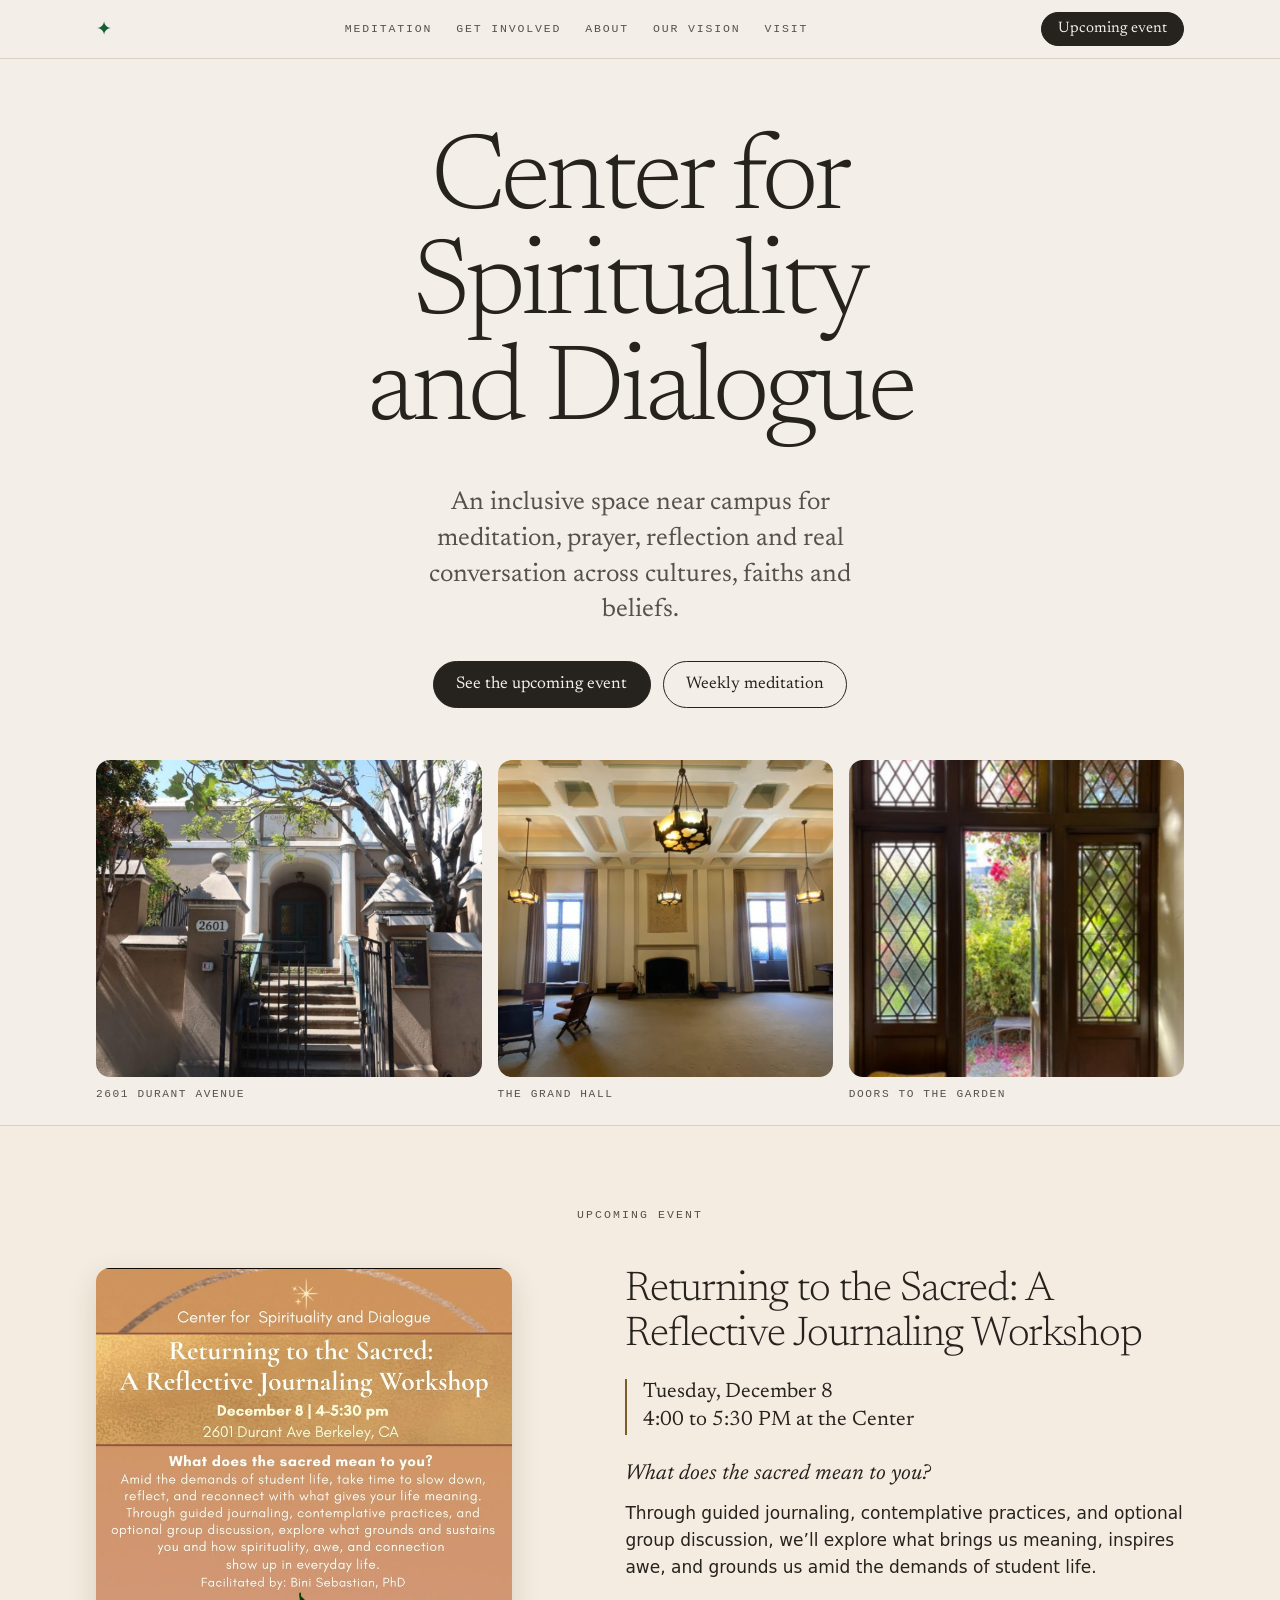
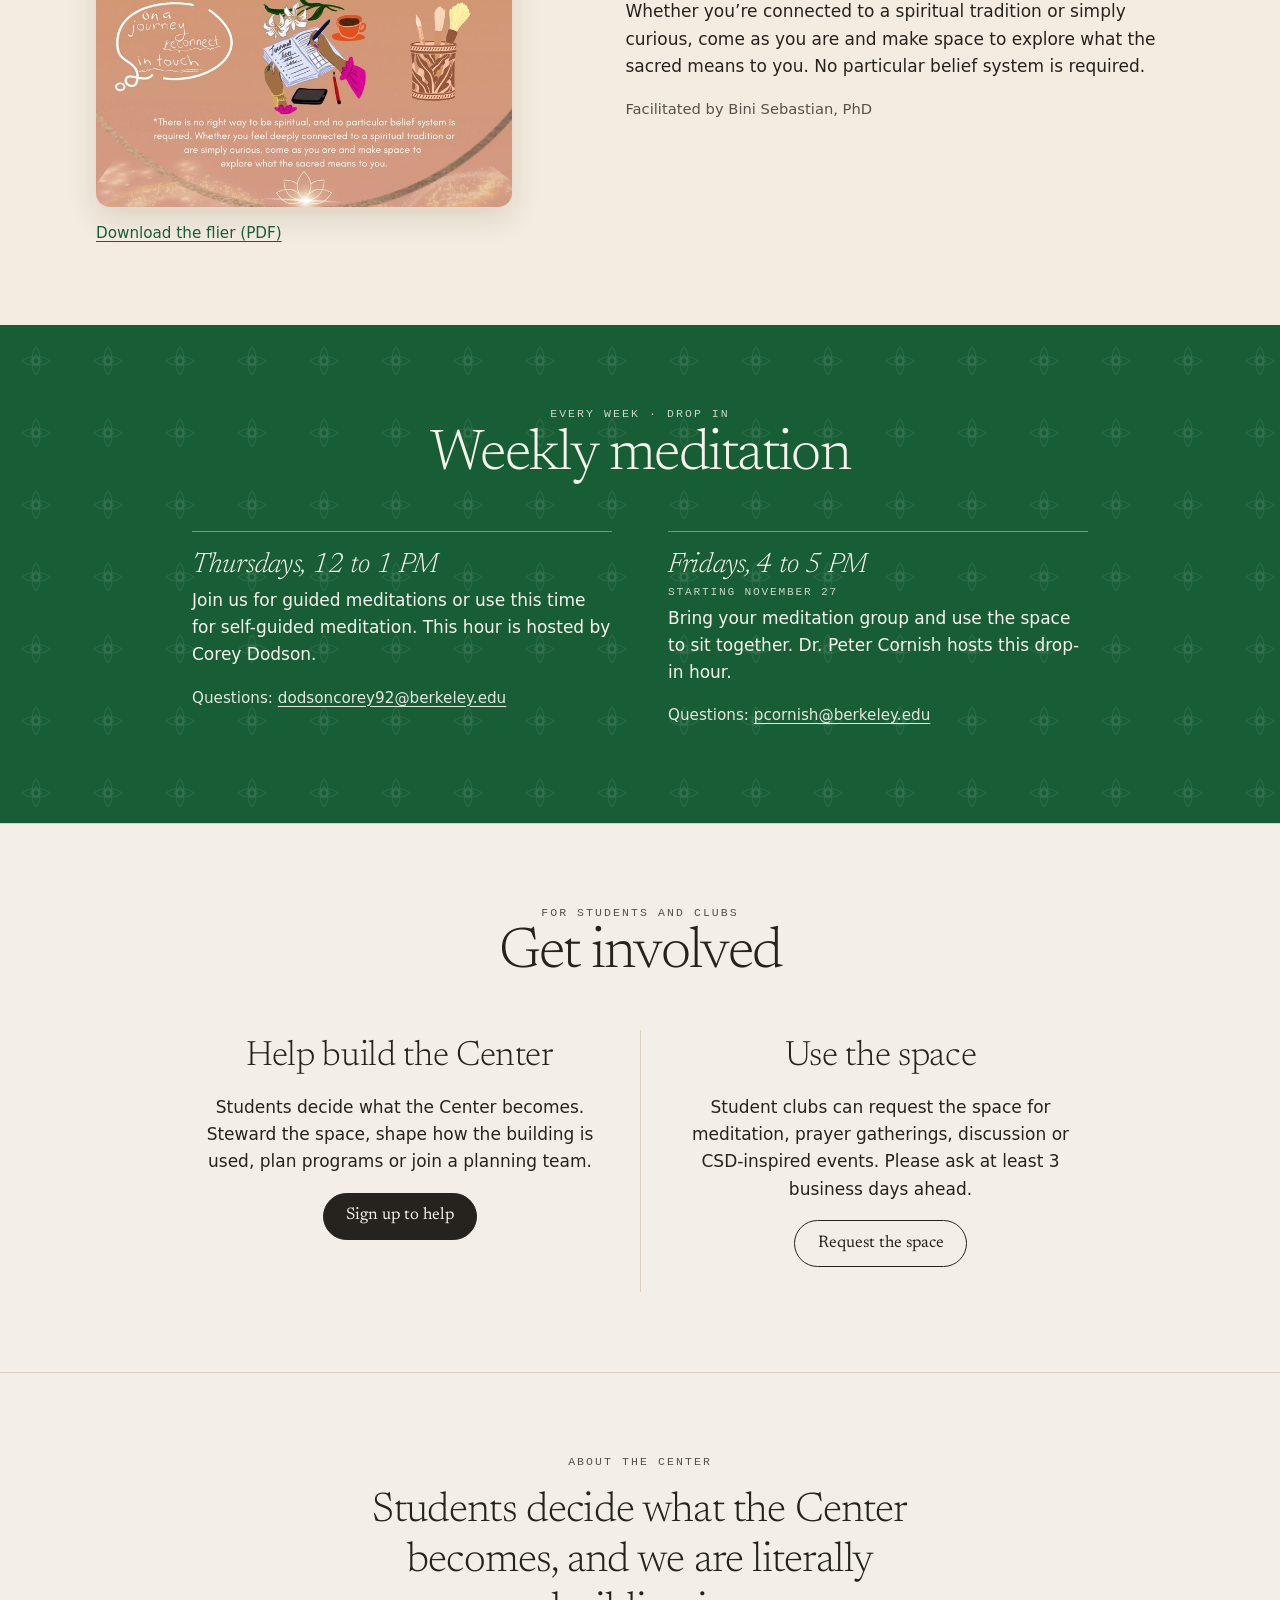
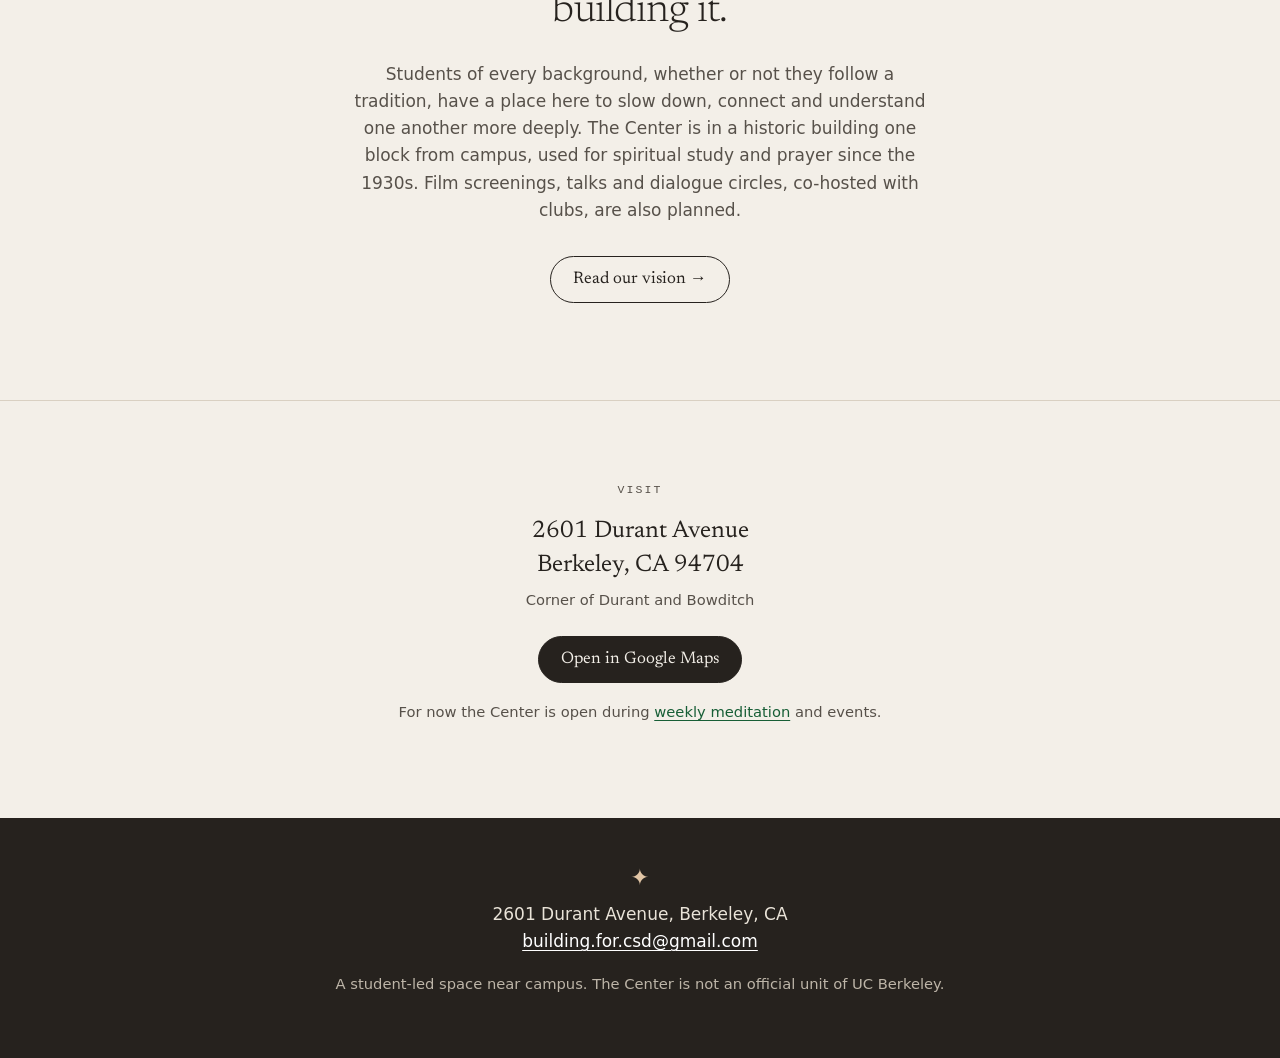
<file: index.html>
<!doctype html>
<html lang="en">
<head>
  <meta charset="utf-8">
  <meta name="viewport" content="width=device-width, initial-scale=1">
  <title>Center for Spirituality and Dialogue</title>
  <meta name="description" content="A new student-led space near campus in Berkeley for meditation, prayer, reflection and real conversation across cultures, faiths and beliefs. 2601 Durant Avenue.">

  <!-- Link previews (iMessage, Slack, Instagram, etc.) -->
  <meta property="og:type" content="website">
  <meta property="og:url" content="https://building-csd.github.io/">
  <meta property="og:title" content="Center for Spirituality and Dialogue">
  <meta property="og:description" content="Returning to the Sacred: A Reflective Journaling Workshop. Tuesday, December 8, 4:00 to 5:30 PM, 2601 Durant Avenue, Berkeley.">
  <meta property="og:image" content="https://building-csd.github.io/images/og-sacred.jpg">
  <meta property="og:image:width" content="1200">
  <meta property="og:image:height" content="630">
  <meta property="og:image:alt" content="Flier for Returning to the Sacred, a reflective journaling workshop, in warm gold and copper with a drawing of hands writing in a journal.">
  <meta name="twitter:card" content="summary_large_image">

  <link rel="icon" href="favicon.png" type="image/png">
  <link rel="apple-touch-icon" href="apple-touch-icon.png">
  <link rel="preload" href="fonts/newsreader-300-normal.woff2" as="font" type="font/woff2" crossorigin>
  <link rel="stylesheet" href="styles.css?v=9">
</head>
<body>

<a class="skip" href="#main">Skip to content</a>

<header class="bar">
  <div class="wrap bar-inner">
    <a class="mark" href="#top" aria-label="Back to top">&#10022;</a>
    <nav aria-label="Sections">
      <ul>
        <li><a href="#meditation">Meditation</a></li>
        <li><a href="#get-involved">Get involved</a></li>
        <li><a href="#about">About</a></li>
        <li><a href="vision.html">Our vision</a></li>
        <li><a href="#visit">Visit</a></li>
      </ul>
    </nav>
    <a class="pill pill-dark pill-small" href="#event">Upcoming event</a>
  </div>
</header>

<main id="main">

  <!-- ===================== INTRO ===================== -->
  <section class="hero" id="top">
    <div class="wrap">
      <h1>Center for Spirituality and&nbsp;Dialogue</h1>
      <p class="hero-lede">An inclusive space near campus for meditation, prayer, reflection and real conversation across cultures, faiths and beliefs.</p>
      <p class="actions">
        <a class="pill pill-dark" href="#event">See the upcoming event</a>
        <a class="pill pill-light" href="#meditation">Weekly meditation</a>
      </p>
    </div>
    <div class="wrap hero-photos">
      <figure>
        <img src="images/entrance.jpg" width="782" height="516"
             alt="The front steps of 2601 Durant Avenue: a stucco gateway with the house number, an iron gate, and a columned entrance under a leafy tree.">
        <figcaption>2601 Durant Avenue</figcaption>
      </figure>
      <figure>
        <img src="images/hall.jpg" width="804" height="530"
             alt="The grand hall: a coffered ceiling, hanging lanterns, tall leaded windows and a fireplace, with a few wooden chairs gathered in a circle.">
        <figcaption>The grand hall</figcaption>
      </figure>
      <figure>
        <img src="images/window.jpg" width="403" height="539"
             alt="Tall leaded-glass doors standing open onto a garden with pink bougainvillea, a worn cushioned stool in the corner.">
        <figcaption>Doors to the garden</figcaption>
      </figure>
    </div>
  </section>

  <!-- =====================================================================
       EVENT BLOCK  ·  edit this section to change the featured event.
       To swap the event: change the title, date, time, description,
       and the flier image + PDF (put new files in /images).
       ===================================================================== -->
  <section class="section event" id="event" aria-labelledby="event-title">
    <div class="wrap">
      <div class="section-head">
        <p class="micro">Upcoming event</p>
      </div>
      <div class="event-grid">

        <figure class="event-flier">
          <img src="images/sacred-flier.jpg" width="760" height="984"
               alt="Event flier in warm gold and copper. Text: Center for Spirituality and Dialogue. Returning to the Sacred: A Reflective Journaling Workshop. December 8, 4 to 5:30 pm, 2601 Durant Ave, Berkeley, CA. What does the sacred mean to you? Facilitated by Bini Sebastian, PhD. Illustrations of hands writing in a journal beside lilies and a cup of coffee.">
          <figcaption><a href="images/sacred-flier.pdf" download>Download the flier (PDF)</a></figcaption>
        </figure>

        <div class="event-text">
          <h3 id="event-title">Returning to the Sacred: A Reflective Journaling Workshop</h3>

          <p class="when">
            <time datetime="2026-12-08T16:00">Tuesday, December 8</time><br>
            4:00 to 5:30 PM at the Center
          </p>

          <p class="event-q">What does the sacred mean to you?</p>
          <p>Through guided journaling, contemplative practices, and optional group discussion, we&rsquo;ll explore what brings us meaning, inspires awe, and grounds us amid the demands of student life.</p>
          <p>Whether you&rsquo;re connected to a spiritual tradition or simply curious, come as you are and make space to explore what the sacred means to you. No particular belief system is required.</p>
          <p class="small">Facilitated by Bini Sebastian, PhD</p>
        </div>

      </div>
    </div>
  </section>
  <!-- ===================== END EVENT BLOCK ===================== -->


  <!-- ===================== WEEKLY MEDITATION ===================== -->
  <section class="section green" id="meditation" aria-labelledby="meditation-title">
    <div class="wrap">
      <div class="section-head">
        <p class="micro">Every week &middot; drop in</p>
        <h2 id="meditation-title">Weekly meditation</h2>
      </div>

      <div class="slots">
        <div class="slot">
          <h3>Thursdays, 12 to 1 PM</h3>
          <p>Join us for guided meditations or use this time for self-guided meditation. This hour is hosted by Corey Dodson.</p>
          <p class="contact">Questions: <a href="mailto:dodsoncorey92@berkeley.edu">dodsoncorey92@berkeley.edu</a></p>
        </div>

        <div class="slot">
          <h3>Fridays, 4 to 5 PM <span class="note">Starting November 27</span></h3>
          <p>Bring your meditation group and use the space to sit together. Dr. Peter Cornish hosts this drop-in hour.</p>
          <p class="contact">Questions: <a href="mailto:pcornish@berkeley.edu">pcornish@berkeley.edu</a></p>
        </div>
      </div>
    </div>
  </section>


  <!-- ===================== GET INVOLVED ===================== -->
  <section class="section" id="get-involved" aria-labelledby="involved-title">
    <div class="wrap">
      <div class="section-head">
        <p class="micro">For students and clubs</p>
        <h2 id="involved-title">Get involved</h2>
      </div>
      <div class="split">
        <div>
          <h3>Help build the Center</h3>
          <p>Students decide what the Center becomes. Steward the space, shape how the building is used, plan programs or join a planning team.</p>
          <p><a class="pill pill-dark" href="https://forms.gle/iDrbCPBEdirE1R6j8">Sign up to help</a></p>
        </div>
        <div>
          <h3>Use the space</h3>
          <p>Student clubs can request the space for meditation, prayer gatherings, discussion or CSD-inspired events. Please ask at least 3 business days ahead.</p>
          <p><a class="pill pill-light" href="https://docs.google.com/forms/d/e/1FAIpQLSe7YsTtprSLQfB3BP--B3pYJUoGFYSM0brjkX2G5zih14-HTg/viewform?usp=dialog">Request the space</a></p>
        </div>
      </div>
    </div>
  </section>


  <!-- ===================== ABOUT ===================== -->
  <section class="section center" id="about" aria-labelledby="about-title">
    <div class="wrap">
      <p class="micro" id="about-title">About the Center</p>
      <p class="statement">Students decide what the Center becomes, and we are literally building it.</p>
      <p class="about-text">Students of every background, whether or not they follow a tradition, have a place here to slow down, connect and understand one another more deeply. The Center is in a historic building one block from campus, used for spiritual study and prayer since the 1930s. Film screenings, talks and dialogue circles, co-hosted with clubs, are also planned.</p>
      <p class="actions center"><a class="pill pill-light" href="vision.html">Read our vision &rarr;</a></p>
    </div>
  </section>


  <!-- ===================== VISIT ===================== -->
  <section class="section center" id="visit" aria-labelledby="visit-title">
    <div class="wrap">
      <p class="micro">Visit</p>
      <h2 id="visit-title" class="visually-hidden">Visit</h2>
      <address>
        2601 Durant Avenue<br>
        Berkeley, CA 94704<br>
        <span class="small">Corner of Durant and Bowditch</span>
      </address>
      <p class="actions center"><a class="pill pill-dark" href="https://www.google.com/maps/place/Center+for+Spirituality+and+Dialogue+%7C+CSD/@37.8683901,-122.2565818,979m/data=!3m1!1e3!4m15!1m8!3m7!1s0x80857c2fa190d5d1:0x5bd534ed75fe6dee!2s2601+Durant+Ave,+Berkeley,+CA+94704!3b1!8m2!3d37.8683901!4d-122.2565818!16s%2Fg%2F11b8zf1wqk!3m5!1s0x80857d32d6e58b9b:0x38f5d8ae71e7ced2!8m2!3d37.8683901!4d-122.2565818!16s%2Fg%2F11_051hhqd">Open in Google Maps</a></p>
      <p class="small">For now the Center is open during <a href="#meditation">weekly meditation</a> and events.</p>
    </div>
  </section>

</main>

<footer class="site-footer">
  <div class="wrap">
    <span class="mark" aria-hidden="true">&#10022;</span>
    <p>2601 Durant Avenue, Berkeley, CA<br>
       <a href="mailto:building.for.csd@gmail.com">building.for.csd@gmail.com</a></p>
    <p class="small">A student-led space near campus. The Center is not an official unit of UC Berkeley.</p>
  </div>
</footer>

</body>
</html>
</file>
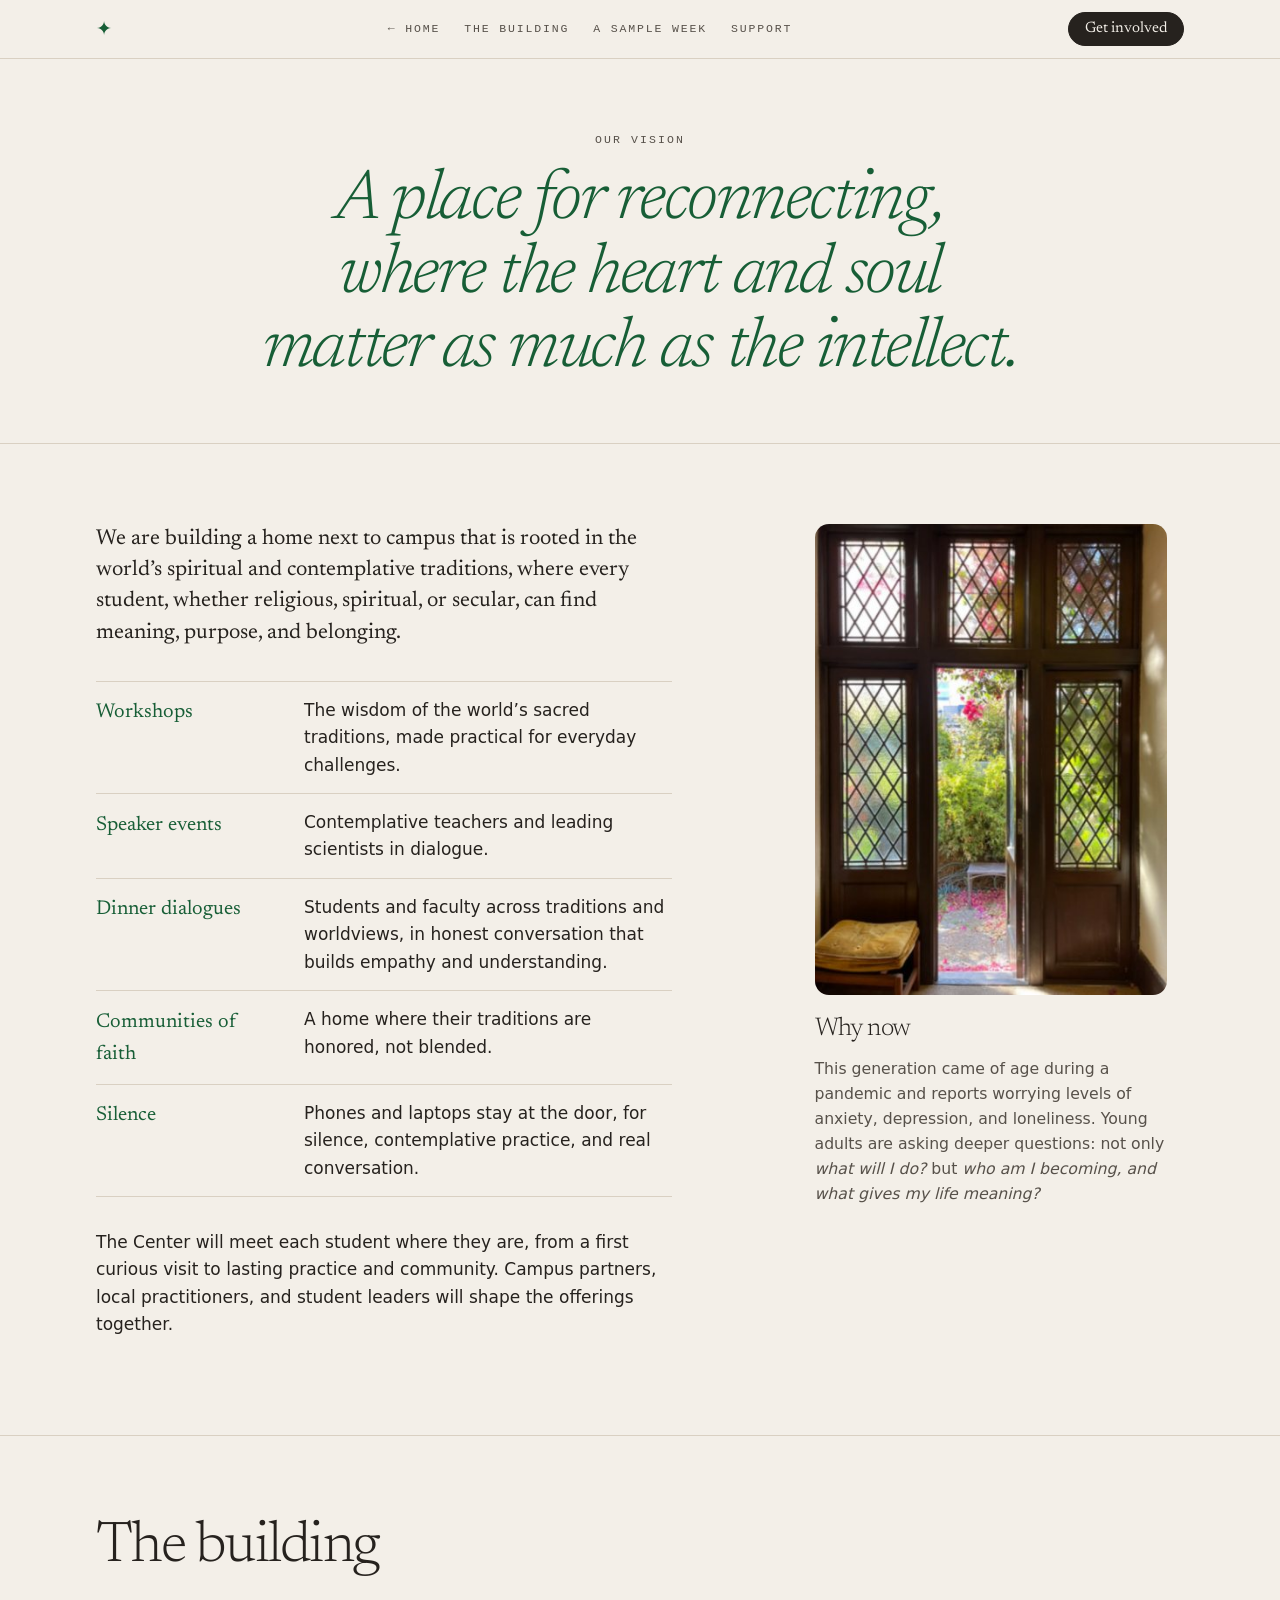
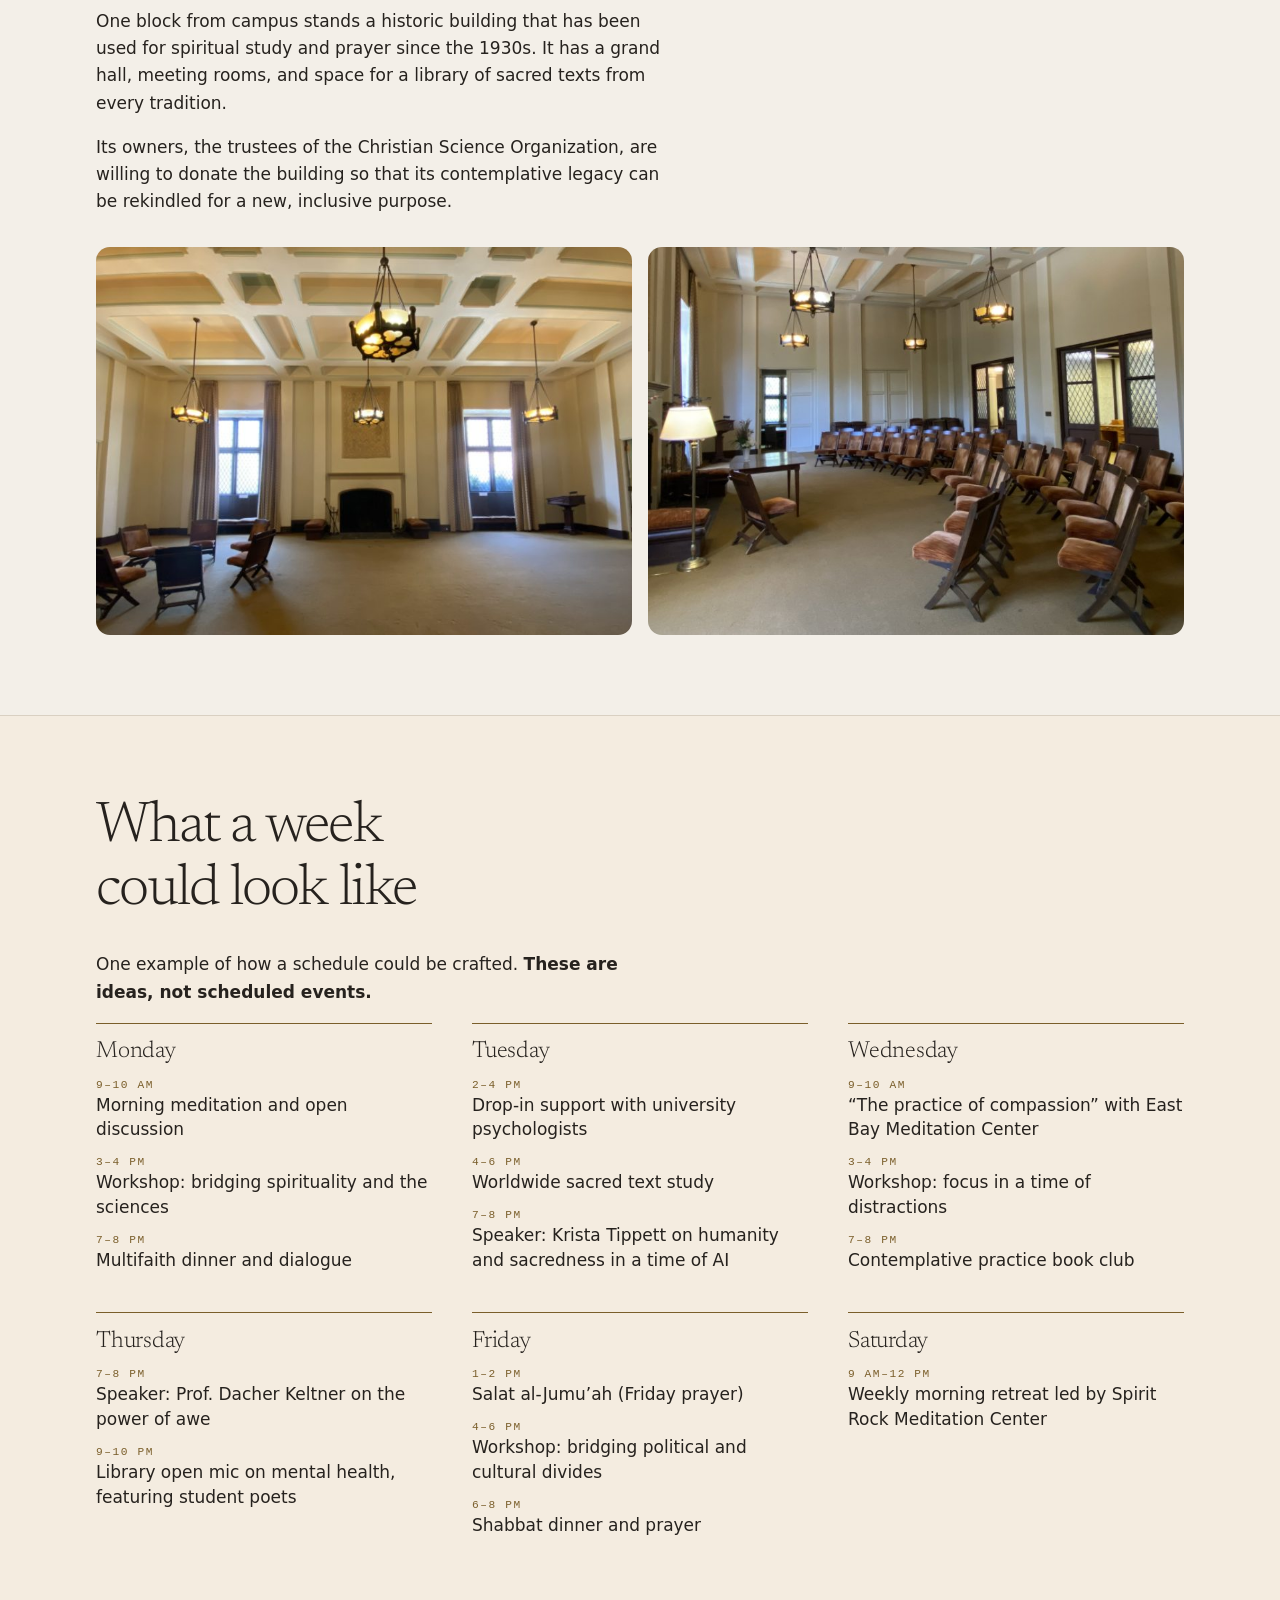
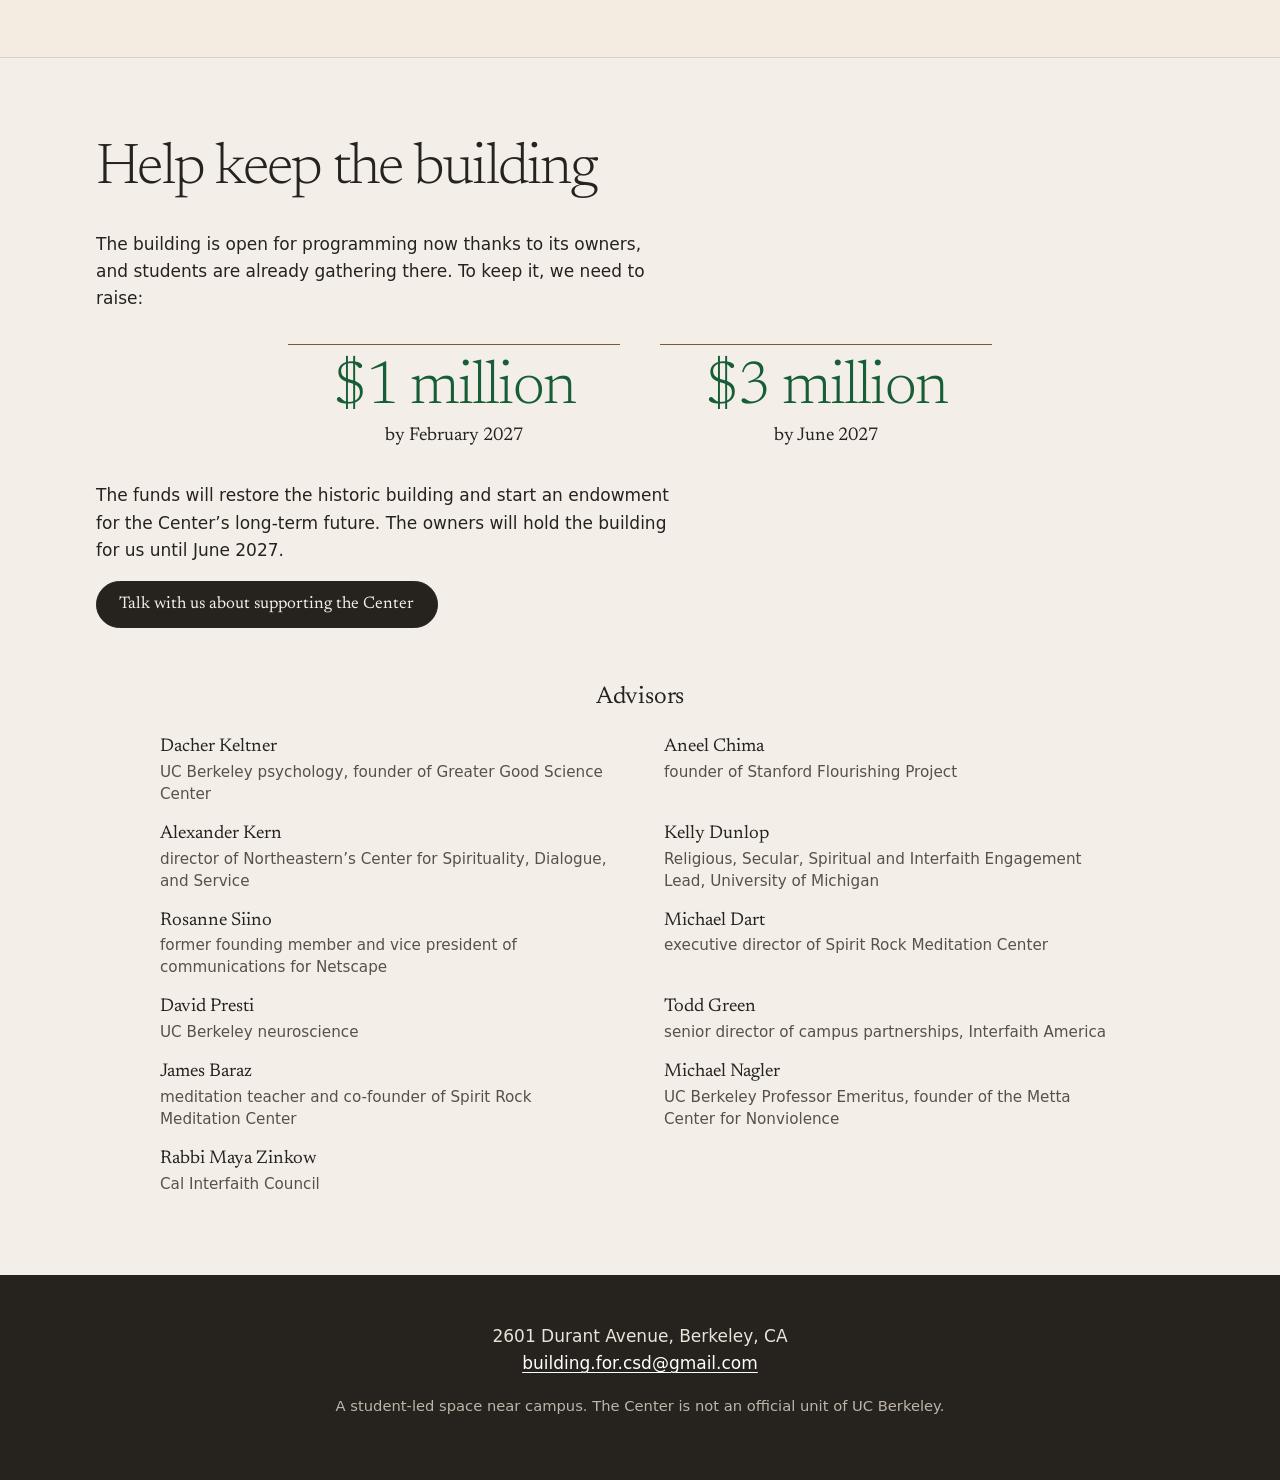
<file: vision.html>
<!doctype html>
<html lang="en">
<head>
  <meta charset="utf-8">
  <meta name="viewport" content="width=device-width, initial-scale=1">
  <title>Our vision · Center for Spirituality and Dialogue</title>
  <meta name="description" content="The vision for the Center for Spirituality and Dialogue: a home next to campus rooted in the world's spiritual and contemplative traditions, in a historic building at 2601 Durant Avenue, Berkeley.">

  <meta property="og:type" content="website">
  <meta property="og:url" content="https://building-csd.github.io/vision.html">
  <meta property="og:title" content="Our vision · Center for Spirituality and Dialogue">
  <meta property="og:description" content="A place for reconnecting, where the heart and soul matter as much as the intellect.">
  <meta property="og:image" content="https://building-csd.github.io/images/hall.jpg">
  <meta property="og:image:alt" content="The grand hall at 2601 Durant Avenue, with a coffered ceiling, lanterns and tall leaded windows.">
  <meta name="twitter:card" content="summary_large_image">

  <link rel="icon" href="favicon.png" type="image/png">
  <link rel="apple-touch-icon" href="apple-touch-icon.png">
  <link rel="preload" href="fonts/newsreader-300-italic.woff2" as="font" type="font/woff2" crossorigin>
  <link rel="stylesheet" href="styles.css?v=9">
</head>
<body>

<a class="skip" href="#main">Skip to content</a>

<header class="bar">
  <div class="wrap bar-inner">
    <a class="mark" href="index.html" aria-label="Home">&#10022;</a>
    <nav aria-label="Sections">
      <ul>
        <li><a href="index.html">&larr; Home</a></li>
        <li><a href="#building">The building</a></li>
        <li><a href="#sample-week">A sample week</a></li>
        <li><a href="#support">Support</a></li>
      </ul>
    </nav>
    <a class="pill pill-dark pill-small" href="index.html#get-involved">Get involved</a>
  </div>
</header>

<main id="main">

  <!-- ===================== VISION ===================== -->
  <section class="page-hero" id="top">
    <div class="wrap">
      <p class="micro">Our vision</p>
      <h1 class="pull-h1">A place for reconnecting, where the heart and soul matter as much as the intellect.</h1>
    </div>
  </section>

  <section class="section vision" aria-label="The vision">
    <div class="wrap vision-grid">
      <div class="prose">
        <p class="lead-in">We are building a home next to campus that is rooted in the world&rsquo;s spiritual and contemplative traditions, where every student, whether religious, spiritual, or secular, can find meaning, purpose, and belonging.</p>

        <dl class="holds">
          <dt>Workshops</dt>
          <dd>The wisdom of the world&rsquo;s sacred traditions, made practical for everyday challenges.</dd>
          <dt>Speaker events</dt>
          <dd>Contemplative teachers and leading scientists in dialogue.</dd>
          <dt>Dinner dialogues</dt>
          <dd>Students and faculty across traditions and worldviews, in honest conversation that builds empathy and understanding.</dd>
          <dt>Communities of faith</dt>
          <dd>A home where their traditions are honored, not blended.</dd>
          <dt>Silence</dt>
          <dd>Phones and laptops stay at the door, for silence, contemplative practice, and real conversation.</dd>
        </dl>

        <p>The Center will meet each student where they are, from a first curious visit to lasting practice and community. Campus partners, local practitioners, and student leaders will shape the offerings together.</p>
      </div>

      <aside class="why" aria-labelledby="why-title">
        <figure>
          <img src="images/window.jpg" width="403" height="539" loading="lazy"
               alt="Tall leaded-glass doors standing open onto a garden with pink bougainvillea, a worn cushioned stool in the corner.">
        </figure>
        <h2 id="why-title">Why now</h2>
        <p>This generation came of age during a pandemic and reports worrying levels of anxiety, depression, and loneliness. Young adults are asking deeper questions: not only <em>what will I do?</em> but <em>who am I becoming, and what gives my life meaning?</em></p>
      </aside>
    </div>
  </section>


  <!-- ===================== THE BUILDING ===================== -->
  <section class="section" id="building" aria-labelledby="building-title">
    <div class="wrap">
      <div class="prose">
        <h2 id="building-title">The building</h2>
        <p>One block from campus stands a historic building that has been used for spiritual study and prayer since the 1930s. It has a grand hall, meeting rooms, and space for a library of sacred texts from every tradition.</p>
        <p>Its owners, the trustees of the Christian Science Organization, are willing to donate the building so that its contemplative legacy can be rekindled for a new, inclusive purpose.</p>
      </div>
      <div class="photo-pair">
        <figure>
          <img src="images/hall.jpg" width="804" height="530" loading="lazy"
               alt="The grand hall: a coffered ceiling, hanging lanterns, tall leaded windows and a fireplace, with a few wooden chairs gathered in a circle.">
        </figure>
        <figure>
          <img src="images/hall-chairs.jpg" width="798" height="576" loading="lazy"
               alt="Rows of wooden folding chairs with velvet seats arranged in a curve, under brass pendant lights, beside a table and reading lamp.">
        </figure>
      </div>
    </div>
  </section>


  <!-- ===================== SAMPLE WEEK (an example, not a real schedule) ===================== -->
  <section class="section week" id="sample-week" aria-labelledby="week-title">
    <div class="wrap">
      <div class="prose">
        <h2 id="week-title">What a week could look like</h2>
        <p>One example of how a schedule could be crafted. <strong>These are ideas, not scheduled events.</strong></p>
      </div>

      <div class="days">
        <div class="day">
          <h3>Monday</h3>
          <ul>
            <li><span class="t">9&ndash;10 AM</span> Morning meditation and open discussion</li>
            <li><span class="t">3&ndash;4 PM</span> Workshop: bridging spirituality and the sciences</li>
            <li><span class="t">7&ndash;8 PM</span> Multifaith dinner and dialogue</li>
          </ul>
        </div>
        <div class="day">
          <h3>Tuesday</h3>
          <ul>
            <li><span class="t">2&ndash;4 PM</span> Drop-in support with university psychologists</li>
            <li><span class="t">4&ndash;6 PM</span> Worldwide sacred text study</li>
            <li><span class="t">7&ndash;8 PM</span> Speaker: Krista Tippett on humanity and sacredness in a time of AI</li>
          </ul>
        </div>
        <div class="day">
          <h3>Wednesday</h3>
          <ul>
            <li><span class="t">9&ndash;10 AM</span> &ldquo;The practice of compassion&rdquo; with East Bay Meditation Center</li>
            <li><span class="t">3&ndash;4 PM</span> Workshop: focus in a time of distractions</li>
            <li><span class="t">7&ndash;8 PM</span> Contemplative practice book club</li>
          </ul>
        </div>
        <div class="day">
          <h3>Thursday</h3>
          <ul>
            <li><span class="t">7&ndash;8 PM</span> Speaker: Prof. Dacher Keltner on the power of awe</li>
            <li><span class="t">9&ndash;10 PM</span> Library open mic on mental health, featuring student poets</li>
          </ul>
        </div>
        <div class="day">
          <h3>Friday</h3>
          <ul>
            <li><span class="t">1&ndash;2 PM</span> Salat al-Jumu&rsquo;ah (Friday prayer)</li>
            <li><span class="t">4&ndash;6 PM</span> Workshop: bridging political and cultural divides</li>
            <li><span class="t">6&ndash;8 PM</span> Shabbat dinner and prayer</li>
          </ul>
        </div>
        <div class="day">
          <h3>Saturday</h3>
          <ul>
            <li><span class="t">9 AM&ndash;12 PM</span> Weekly morning retreat led by Spirit Rock Meditation Center</li>
          </ul>
        </div>
      </div>
    </div>
  </section>


  <!-- ===================== SUPPORT ===================== -->
  <section class="section support" id="support" aria-labelledby="support-title">
    <div class="wrap">
      <div class="prose">
        <h2 id="support-title">Help keep the building</h2>
        <p>The building is open for programming now thanks to its owners, and students are already gathering there. To keep it, we need to raise:</p>
      </div>

      <div class="goals">
        <p class="goal"><span class="amount">$1 million</span> by February 2027</p>
        <p class="goal"><span class="amount">$3 million</span> by June 2027</p>
      </div>

      <div class="prose">
        <p>The funds will restore the historic building and start an endowment for the Center&rsquo;s long-term future. The owners will hold the building for us until June 2027.</p>
        <p><a class="pill pill-dark" href="mailto:building.for.csd@gmail.com?subject=Supporting%20the%20Center">Talk with us about supporting the Center</a></p>
      </div>

      <div class="advisors">
        <h3>Advisors</h3>
        <ul>
          <li><strong>Dacher Keltner</strong> UC Berkeley psychology, founder of Greater Good Science Center</li>
          <li><strong>Aneel Chima</strong> founder of Stanford Flourishing Project</li>
          <li><strong>Alexander Kern</strong> director of Northeastern&rsquo;s Center for Spirituality, Dialogue, and Service</li>
          <li><strong>Kelly Dunlop</strong> Religious, Secular, Spiritual and Interfaith Engagement Lead, University of Michigan</li>
          <li><strong>Rosanne Siino</strong> former founding member and vice president of communications for Netscape</li>
          <li><strong>Michael Dart</strong> executive director of Spirit Rock Meditation Center</li>
          <li><strong>David Presti</strong> UC Berkeley neuroscience</li>
          <li><strong>Todd Green</strong> senior director of campus partnerships, Interfaith America</li>
          <li><strong>James Baraz</strong> meditation teacher and co-founder of Spirit Rock Meditation Center</li>
          <li><strong>Michael Nagler</strong> UC Berkeley Professor Emeritus, founder of the Metta Center for Nonviolence</li>
          <li><strong>Rabbi Maya Zinkow</strong> Cal Interfaith Council</li>
        </ul>
      </div>
    </div>
  </section>

</main>

<footer class="site-footer">
  <div class="wrap">
    <p>2601 Durant Avenue, Berkeley, CA<br>
       <a href="mailto:building.for.csd@gmail.com">building.for.csd@gmail.com</a></p>
    <p class="small">A student-led space near campus. The Center is not an official unit of UC Berkeley.</p>
  </div>
</footer>

</body>
</html>
</file>
<file: styles.css>
/* Center for Spirituality and Dialogue
   Colors come from the CSD fliers:
   - forest green  #175e36  (Weekly Meditations flier)
   - parchment     #e1c5a5  (Peace in the Heart flier)
   - ink           #2d2d2d
   - brass         #7a5e2a  (a muted take on the logo's gold rule)
   Layout: warm off-white page, large centered serif titles, small spaced
   uppercase labels, rounded pill buttons and soft rounded photos.
*/

@font-face { font-family: "Newsreader"; font-style: normal; font-weight: 300; font-display: swap; src: url("fonts/newsreader-300-normal.woff2") format("woff2"); }
@font-face { font-family: "Newsreader"; font-style: italic; font-weight: 300; font-display: swap; src: url("fonts/newsreader-300-italic.woff2") format("woff2"); }
@font-face { font-family: "Newsreader"; font-style: normal; font-weight: 400; font-display: swap; src: url("fonts/newsreader-400-normal.woff2") format("woff2"); }
@font-face { font-family: "Newsreader"; font-style: italic; font-weight: 400; font-display: swap; src: url("fonts/newsreader-400-italic.woff2") format("woff2"); }

:root {
  --green: #175e36;
  --green-deep: #114a2a;
  --parchment: #e1c5a5;
  --parchment-light: #f4ece0;
  --paper: #f3efe8;
  --paper-2: #ebe5da;
  --ink: #26221e;
  --ink-soft: #57514a;
  --rule: #d9d0c2;
  --brass: #7a5e2a;
  --on-green: #f7f3ec;

  --serif: "Newsreader", "Iowan Old Style", "Palatino Linotype", Georgia, serif;
  --sans: system-ui, -apple-system, "Segoe UI", Roboto, "Helvetica Neue", Arial, sans-serif;
  --mono: ui-monospace, "SF Mono", Menlo, Consolas, monospace;
  --measure: 36rem;
  --radius: 14px;
}

*, *::before, *::after { box-sizing: border-box; }
html { scroll-behavior: smooth; -webkit-text-size-adjust: 100%; scroll-padding-top: 4.5rem; }
@media (prefers-reduced-motion: reduce) { html { scroll-behavior: auto; } }

body {
  margin: 0; background: var(--paper); color: var(--ink);
  font-family: var(--sans); font-size: 1.0625rem; line-height: 1.6;
}
img { max-width: 100%; height: auto; display: block; }
figure { margin: 0; }
p { margin: 0 0 1em; }

h1, h2, h3 { font-family: var(--serif); font-weight: 300; line-height: 1.1; margin: 0 0 0.5em; text-wrap: balance; letter-spacing: -0.02em; }
h1 { font-size: clamp(3rem, 9.5vw, 6.75rem); line-height: 0.98; letter-spacing: -0.035em; }
h2 { font-size: clamp(2.1rem, 5.5vw, 3.6rem); letter-spacing: -0.03em; }
h3 { font-size: 1.5rem; font-weight: 400; letter-spacing: -0.01em; }

a { color: var(--green); text-decoration-thickness: 1px; text-underline-offset: 0.18em; }
a:hover { text-decoration-thickness: 2px; }
:focus-visible { outline: 3px solid var(--brass); outline-offset: 3px; border-radius: 4px; }

.wrap { width: 100%; max-width: 72rem; margin: 0 auto; padding: 0 1rem; }
@media (min-width: 40rem) { .wrap { padding: 0 2rem; } }

.skip { position: absolute; left: -999px; top: 0; background: var(--ink); color: #fff; padding: 0.5rem 1rem; z-index: 20; }
.skip:focus { left: 0; }
.small { font-size: 0.92rem; color: var(--ink-soft); }
.center { text-align: center; }

/* tiny spaced capitals, like a printed program */
.micro {
  font-family: var(--mono); font-size: 0.72rem; letter-spacing: 0.18em;
  text-transform: uppercase; color: var(--ink-soft); margin-bottom: 1rem;
}

/* ---------- pill buttons ---------- */
.pill {
  display: inline-block; border-radius: 999px; padding: 0.8rem 1.4rem;
  font-family: var(--serif); font-size: 1.05rem; line-height: 1.15;
  text-decoration: none; border: 1px solid var(--ink);
}
.pill-dark { background: var(--ink); color: var(--paper); }
.pill-dark:hover { background: var(--green); border-color: var(--green); }
.pill-light { background: transparent; color: var(--ink); }
.pill-light:hover { background: var(--ink); color: var(--paper); }
.pill-small { padding: 0.45rem 1rem; font-size: 0.95rem; }
.actions { display: flex; flex-wrap: wrap; gap: 0.75rem; }
.center .actions, .actions.center { justify-content: center; }

/* ---------- top bar ---------- */
.bar { position: relative; z-index: 10; background: var(--paper); border-bottom: 1px solid var(--rule); }
.bar-inner { display: flex; align-items: center; justify-content: space-between; gap: 1rem; min-height: 3.6rem; }
.mark { font-size: 1.2rem; color: var(--green); text-decoration: none; line-height: 1; }
.bar nav ul { list-style: none; margin: 0; padding: 0; display: flex; flex-wrap: wrap; gap: 0.1rem 1.5rem; }
.bar nav a {
  font-family: var(--mono); font-size: 0.72rem; letter-spacing: 0.16em; text-transform: uppercase;
  color: var(--ink-soft); text-decoration: none; padding: 0.4rem 0; display: inline-block;
}
.bar nav a:hover { color: var(--ink); }
@media (min-width: 48rem) { .bar { position: sticky; top: 0; } }
@media (max-width: 47.99rem) {
  .bar-inner { flex-wrap: wrap; padding-top: 0.5rem; padding-bottom: 0.5rem; }
  .bar nav { order: 3; width: 100%; }
  .bar nav ul { gap: 0 1.1rem; }
}

/* ---------- hero ---------- */
.hero { padding: 4.5rem 0 3rem; text-align: center; }
.hero h1 { max-width: 12ch; margin: 0 auto 0.35em; }
.hero-lede { font-family: var(--serif); font-size: clamp(1.25rem, 2.6vw, 1.6rem); line-height: 1.4; max-width: 32ch; margin: 0 auto 2rem; color: var(--ink-soft); }
.hero .actions { justify-content: center; }
.hero-photos { display: grid; gap: 0.75rem; margin-top: 3.25rem; }
.hero-photos img { width: 100%; height: 100%; object-fit: cover; border-radius: var(--radius); aspect-ratio: 4 / 3; }
.hero-photos figcaption { font-family: var(--mono); font-size: 0.7rem; letter-spacing: 0.14em; text-transform: uppercase; color: var(--ink-soft); margin-top: 0.6rem; text-align: left; }
@media (min-width: 44rem) { .hero-photos { grid-template-columns: 1.15fr 1fr 1fr; gap: 1rem; } }
@media (max-width: 43.99rem) { .hero-photos figure:not(:first-child) { display: none; } }

/* ---------- sections ---------- */
.section { padding: 5rem 0; border-top: 1px solid var(--rule); }
.section-head { text-align: center; margin-bottom: 2.75rem; }
.section-head h2 { margin-bottom: 0.3em; }
.section-head p { max-width: 34rem; margin: 0 auto; color: var(--ink-soft); }
.prose { max-width: var(--measure); }

/* ---------- event ---------- */
.event { background: var(--parchment-light); }
.event-grid { display: grid; gap: 2.25rem; align-items: start; }
.event-flier img { border-radius: var(--radius); box-shadow: 0 10px 30px rgba(60, 40, 10, 0.14); width: 100%; max-width: 26rem; margin: 0 auto; }
.event-flier figcaption { margin-top: 0.9rem; font-size: 0.95rem; text-align: center; }
.event-text { max-width: var(--measure); }
.event-text h3 { font-size: clamp(1.9rem, 4vw, 2.6rem); font-weight: 300; letter-spacing: -0.025em; line-height: 1.08; }
.when { font-family: var(--serif); font-size: 1.3rem; line-height: 1.35; padding-left: 1rem; border-left: 2px solid var(--brass); margin-bottom: 1.4rem; }
.event-q { font-family: var(--serif); font-style: italic; font-size: 1.35rem; margin-bottom: 0.5rem; }
@media (min-width: 52rem) {
  .event-grid { grid-template-columns: minmax(0, 5fr) minmax(0, 6fr); gap: 4rem; }
  .event-flier img { margin: 0; }
  .event-flier figcaption { text-align: left; }
}
@media (max-width: 51.99rem) { .event-text { order: -1; } }

/* ---------- meditation band (green, with a faint flower pattern) ---------- */
.green {
  background-color: var(--green); color: var(--on-green); border-top: none;
  background-image: url("data:image/svg+xml,%3Csvg xmlns='http://www.w3.org/2000/svg' width='72' height='72' viewBox='0 0 72 72'%3E%3Cg fill='none' stroke='%23ffffff' stroke-opacity='0.07' stroke-width='1.2'%3E%3Cpath d='M36 22c5 6 5 14 0 20-5-6-5-14 0-20z'/%3E%3Cpath d='M36 50c5-6 5-14 0-20-5 6-5 14 0 20z'/%3E%3Cpath d='M22 36c6-5 14-5 20 0-6 5-14 5-20 0z'/%3E%3Cpath d='M50 36c-6-5-14-5-20 0 6 5 14 5 20 0z'/%3E%3C/g%3E%3C/svg%3E");
}
.green a { color: var(--on-green); }
.green .micro, .green .section-head p { color: rgba(247, 243, 236, 0.8); }
.slots { display: grid; gap: 1rem 3.5rem; max-width: 56rem; margin: 0 auto; }
@media (min-width: 48rem) { .slots { grid-template-columns: 1fr 1fr; } }
.slot { border-top: 1px solid rgba(247, 243, 236, 0.4); padding-top: 1.1rem; }
.slot h3 { font-style: italic; font-weight: 300; font-size: 1.75rem; margin-bottom: 0.4rem; }
.note { display: block; font-family: var(--mono); font-style: normal; font-size: 0.7rem; letter-spacing: 0.16em; text-transform: uppercase; opacity: 0.8; margin-top: 0.35rem; }
.contact { font-size: 0.95rem; opacity: 0.92; }

/* ---------- get involved (split with a thin center line) ---------- */
.split { display: grid; max-width: 60rem; margin: 0 auto; }
.split > div { padding: 1.5rem 0; text-align: center; }
.split > div + div { border-top: 1px solid var(--rule); }
.split h3 { font-size: clamp(1.7rem, 3.2vw, 2.2rem); font-weight: 300; }
.split p { max-width: 26rem; margin-left: auto; margin-right: auto; }
@media (min-width: 48rem) {
  .split { grid-template-columns: 1fr 1fr; }
  .split > div { padding: 0.5rem 2.5rem; }
  .split > div + div { border-top: none; border-left: 1px solid var(--rule); }
}

/* ---------- about ---------- */
.statement { font-family: var(--serif); font-weight: 300; font-size: clamp(1.7rem, 4vw, 2.6rem); line-height: 1.2; letter-spacing: -0.02em; max-width: 24ch; margin: 0 auto 1.5rem; }
.about-text { max-width: 36rem; margin: 0 auto 2rem; color: var(--ink-soft); }

/* ---------- visit ---------- */
address { font-style: normal; font-family: var(--serif); font-size: 1.5rem; line-height: 1.4; margin-bottom: 1.25rem; }
address .small { font-family: var(--sans); }

/* ---------- footer ---------- */
.site-footer { background: var(--ink); color: #e9e3d8; padding: 3rem 0; text-align: center; }
.site-footer a { color: #fff; }
.site-footer .small { color: #bdb5a8; }
.site-footer .mark { color: var(--parchment); font-size: 1.4rem; display: inline-block; margin-bottom: 0.75rem; }

/* focus rings on dark backgrounds */
.green :focus-visible, .site-footer :focus-visible { outline-color: var(--on-green); }

/* ===================== vision page ===================== */
.page-hero { padding: 4.5rem 0 3.5rem; text-align: center; }
.pull-h1 { font-style: italic; font-size: clamp(2.3rem, 6vw, 4.4rem); line-height: 1.05; max-width: 20ch; margin: 0 auto; color: var(--green); }
.lead-in { font-family: var(--serif); font-size: 1.35rem; line-height: 1.45; }
.vision-grid { display: grid; gap: 3rem; }
@media (min-width: 52rem) { .vision-grid { grid-template-columns: minmax(0, 7fr) minmax(0, 4fr); gap: 4.5rem; align-items: start; } }

dl.holds { margin: 2rem 0; border-top: 1px solid var(--rule); }
dl.holds dt { font-family: var(--serif); font-size: 1.25rem; color: var(--green); padding-top: 0.9rem; }
dl.holds dd { margin: 0.15rem 0 0; padding-bottom: 0.9rem; border-bottom: 1px solid var(--rule); }
@media (min-width: 40rem) {
  dl.holds { display: grid; grid-template-columns: 13rem 1fr; }
  dl.holds dt { padding: 0.9rem 1.5rem 0.9rem 0; border-bottom: 1px solid var(--rule); }
  dl.holds dd { padding-top: 0.95rem; margin: 0; }
}
.why img { width: 100%; max-width: 22rem; border-radius: var(--radius); }
.why h2 { font-size: 1.6rem; margin-top: 1.25rem; }
.why p { font-size: 0.98rem; color: var(--ink-soft); }

.photo-pair { display: grid; gap: 1rem; margin-top: 2rem; }
.photo-pair img { width: 100%; height: 100%; object-fit: cover; border-radius: var(--radius); }
@media (min-width: 40rem) { .photo-pair { grid-template-columns: 1fr 1fr; } }

.week { background: var(--parchment-light); }
.days { display: grid; gap: 0 2.5rem; }
@media (min-width: 40rem) { .days { grid-template-columns: repeat(2, minmax(0, 1fr)); } }
@media (min-width: 60rem) { .days { grid-template-columns: repeat(3, minmax(0, 1fr)); } }
.day { border-top: 1px solid var(--brass); padding-top: 0.25rem; margin-bottom: 1.75rem; }
.day h3 { margin: 0.7rem 0 0.75rem; font-size: 1.45rem; font-weight: 300; }
.day ul { list-style: none; margin: 0; padding: 0; }
.day li { margin-bottom: 0.75rem; line-height: 1.45; }
.day .t { display: block; font-family: var(--mono); font-size: 0.7rem; letter-spacing: 0.14em; color: var(--brass); }

.goals { display: grid; gap: 1.25rem; margin: 2rem auto; max-width: 44rem; }
@media (min-width: 40rem) { .goals { grid-template-columns: 1fr 1fr; gap: 2.5rem; } }
.goal { font-family: var(--serif); font-size: 1.15rem; border-top: 1px solid var(--brass); padding-top: 0.75rem; margin: 0; text-align: center; }
.goal .amount { display: block; color: var(--green); font-weight: 300; font-size: clamp(2.6rem, 6vw, 3.8rem); line-height: 1.05; letter-spacing: -0.03em; }
.advisors { margin-top: 3.5rem; }
.advisors h3 { text-align: center; margin-bottom: 1.5rem; }
.advisors ul { list-style: none; margin: 0 auto; padding: 0; display: grid; gap: 1rem 3rem; max-width: 60rem; }
@media (min-width: 52rem) { .advisors ul { grid-template-columns: 1fr 1fr; } }
.advisors li { font-size: 0.95rem; color: var(--ink-soft); line-height: 1.45; }
.advisors strong { display: block; font-family: var(--serif); font-weight: 400; font-size: 1.15rem; color: var(--ink); }

.visually-hidden { position: absolute !important; width: 1px; height: 1px; padding: 0; margin: -1px; overflow: hidden; clip: rect(0 0 0 0); white-space: nowrap; border: 0; }
</file>
